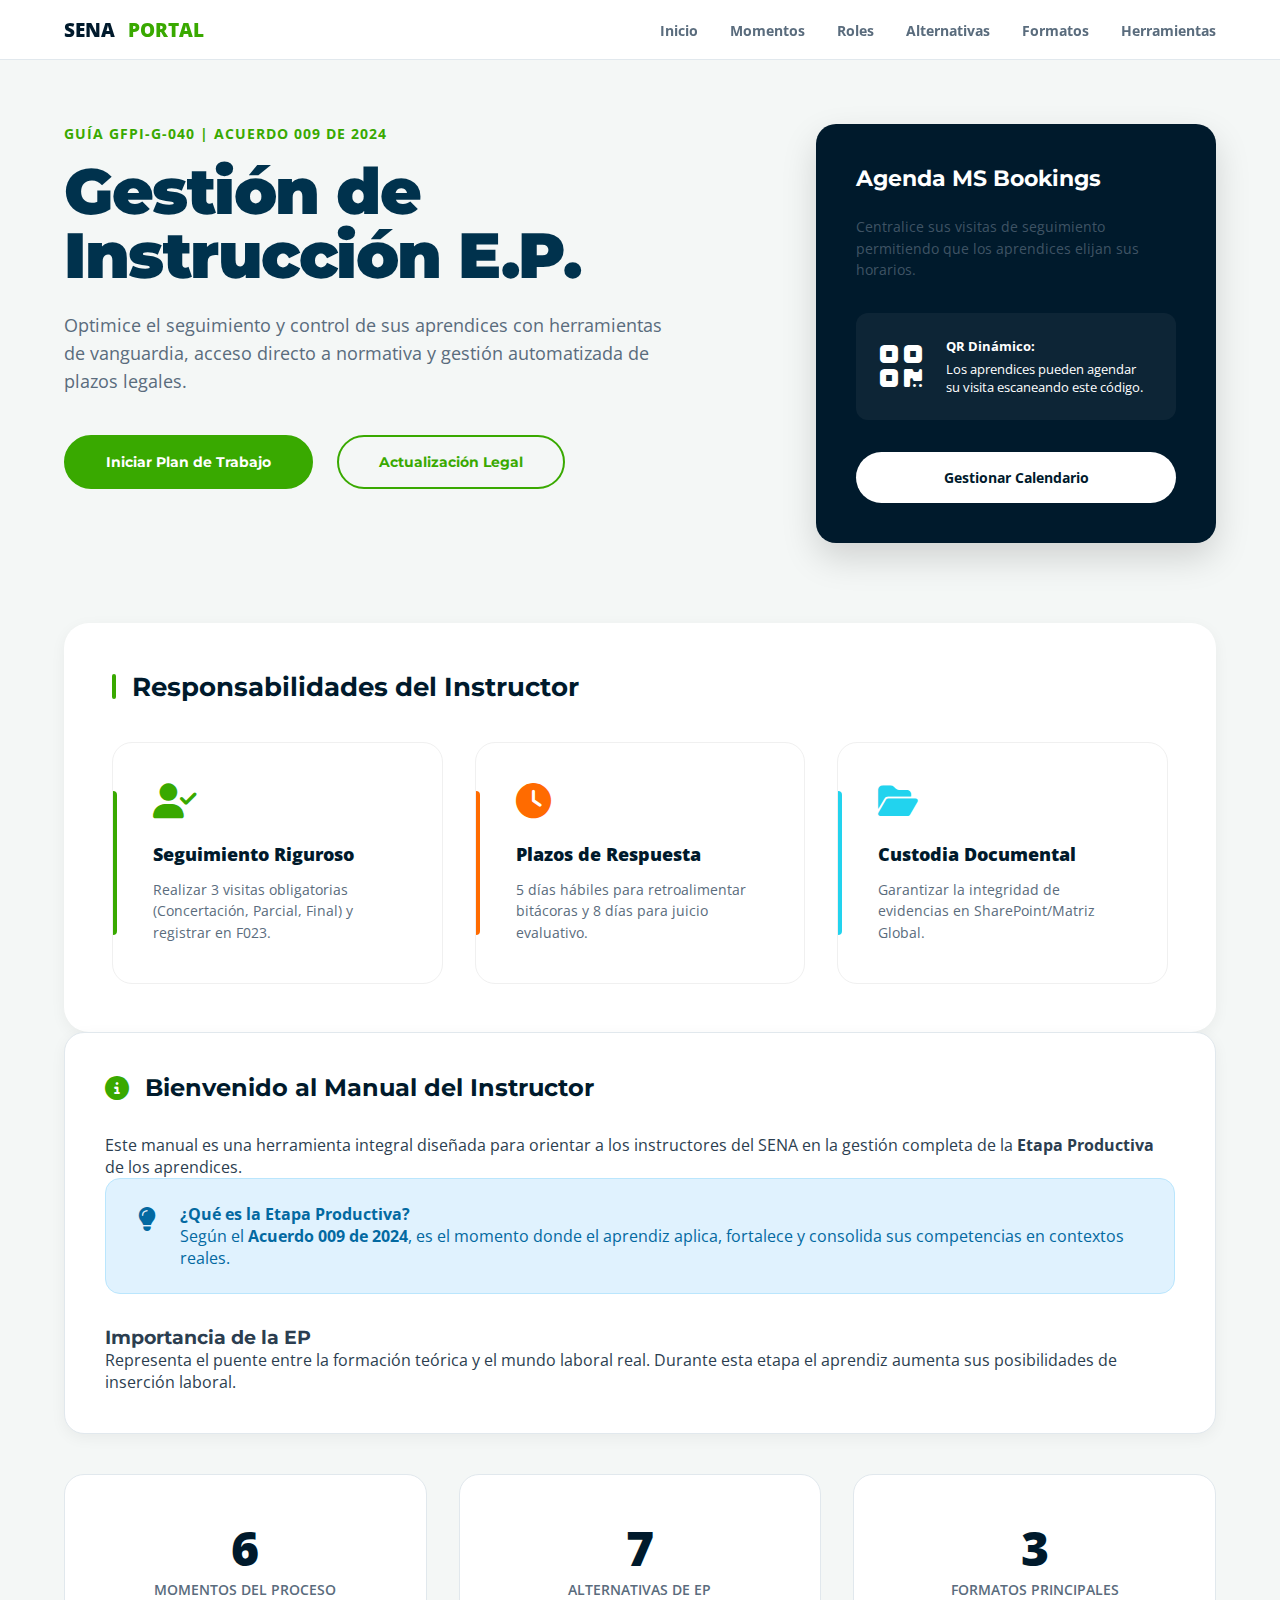
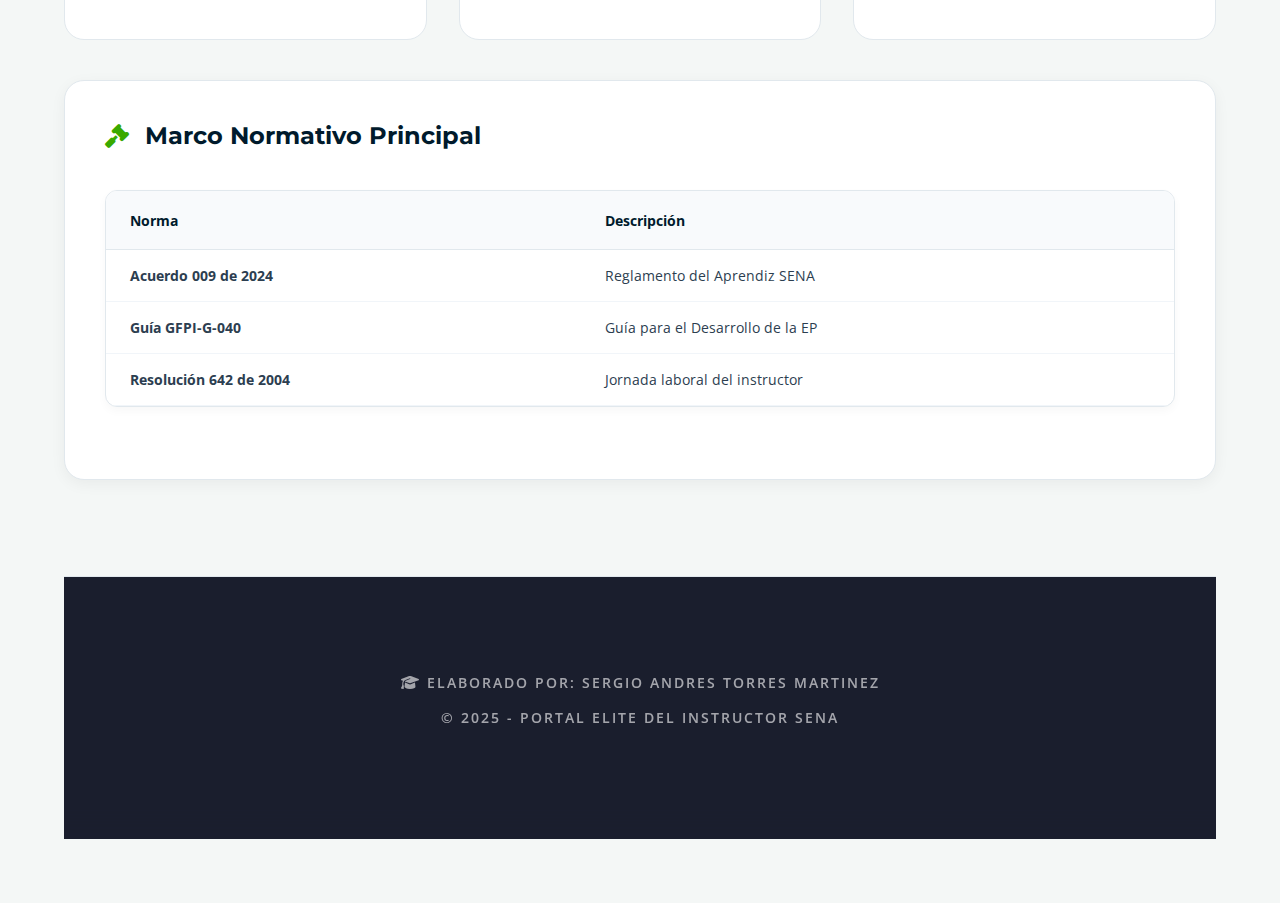
<file: index.html>
<!DOCTYPE html>
<html lang="es">

<head>
    <meta charset="UTF-8">
    <meta name="viewport" content="width=device-width, initial-scale=1.0">
    <title>SENA Portal Elite - Inicio</title>
    <meta name="description"
        content="Portal integral para instructores SENA. Gestión de Etapa Productiva, normativa y herramientas.">
    <meta name="keywords" content="SENA, Instructor, Etapa Productiva, Guía 040, Aprendiz">
    <link rel="icon" href="https://www.sena.edu.co/favicon.ico" type="image/x-icon">
    <link
        href="https://fonts.googleapis.com/css2?family=Montserrat:wght@400;700;900&family=Open+Sans:wght@400;600;700&display=swap"
        rel="stylesheet">
    <link rel="stylesheet" href="https://cdnjs.cloudflare.com/ajax/libs/font-awesome/6.4.0/css/all.min.css">
    <link rel="stylesheet" href="style_elite.css">
</head>

<body>
    <nav class="navbar">
        <a href="index.html" class="navbar-brand">SENA <span>PORTAL</span></a>
        <ul class="navbar-nav">
            <li><a href="index.html" class="navbar-link">Inicio</a></li>
            <li><a href="momentos.html" class="navbar-link">Momentos</a></li>
            <li><a href="roles.html" class="navbar-link">Roles</a></li>
            <li><a href="alternativas.html" class="navbar-link">Alternativas</a></li>
            <li><a href="formatos.html" class="navbar-link">Formatos</a></li>
            <li><a href="herramientas.html" class="navbar-link">Herramientas</a></li>
        </ul>
    </nav>

    <main class="main-wrapper">
        <header class="hero">
            <div class="hero-text">
                <div class="hero-meta">GUÍA GFPI-G-040 | ACUERDO 009 DE 2024</div>
                <h1>Gestión de Instrucción E.P.</h1>
                <p>Optimice el seguimiento y control de sus aprendices con herramientas de vanguardia, acceso directo a
                    normativa y gestión automatizada de plazos legales.</p>
                <div class="hero-actions">
                    <a href="momentos.html" class="btn-portal btn-fill">Iniciar Plan de Trabajo</a>
                    <a href="#normativa" class="btn-portal btn-outline">Actualización Legal</a>
                </div>
            </div>

            <div class="bookings-card">
                <h2>Agenda MS Bookings</h2>
                <p>Centralice sus visitas de seguimiento permitiendo que los aprendices elijan sus horarios.</p>
                <div class="qr-placeholder">
                    <i class="fas fa-qrcode"></i>
                    <div class="qr-text">
                        <strong>QR Dinámico:</strong>
                        Los aprendices pueden agendar su visita escaneando este código.
                    </div>
                </div>
                <a href="https://outlook.office.com/book/ReservasEtapaProductivaCSF@sena.edu.co/" target="_blank"
                    rel="noopener" class="btn-white">Gestionar
                    Calendario</a>
            </div>
        </header>

        <section class="dashboard-grid">
            <h3>Responsabilidades del Instructor</h3>
            <div class="elite-cards">
                <div class="elite-card green">
                    <i class="fas fa-user-check"></i>
                    <h4>Seguimiento Riguroso</h4>
                    <p>Realizar 3 visitas obligatorias (Concertación, Parcial, Final) y registrar en F023.</p>
                </div>
                <div class="elite-card orange">
                    <i class="fas fa-clock"></i>
                    <h4>Plazos de Respuesta</h4>
                    <p>5 días hábiles para retroalimentar bitácoras y 8 días para juicio evaluativo.</p>
                </div>
                <div class="elite-card blue">
                    <i class="fas fa-folder-open"></i>
                    <h4>Custodia Documental</h4>
                    <p>Garantizar la integridad de evidencias en SharePoint/Matriz Global.</p>
                </div>
            </div>
        </section>

        <div class="container" id="normativa">
            <section class="section active">
                <div class="card">
                    <h2><i class="fas fa-info-circle"></i> Bienvenido al Manual del Instructor</h2>
                    <p>Este manual es una herramienta integral diseñada para orientar a los instructores del SENA en la
                        gestión completa de la <strong>Etapa Productiva</strong> de los aprendices.</p>

                    <div class="info-box info">
                        <i class="fas fa-lightbulb"></i>
                        <div>
                            <strong>¿Qué es la Etapa Productiva?</strong>
                            <p>Según el <strong>Acuerdo 009 de 2024</strong>, es el momento donde el aprendiz aplica,
                                fortalece y consolida sus competencias en contextos reales.</p>
                        </div>
                    </div>

                    <h3>Importancia de la EP</h3>
                    <p>Representa el puente entre la formación teórica y el mundo laboral real. Durante esta etapa el
                        aprendiz aumenta sus posibilidades de inserción laboral.</p>
                </div>

                <div class="counter-box">
                    <div class="counter-item">
                        <div class="number">6</div>
                        <div class="label">Momentos del Proceso</div>
                    </div>
                    <div class="counter-item">
                        <div class="number">7</div>
                        <div class="label">Alternativas de EP</div>
                    </div>
                    <div class="counter-item">
                        <div class="number">3</div>
                        <div class="label">Formatos Principales</div>
                    </div>
                </div>

                <div class="card">
                    <h2><i class="fas fa-gavel"></i> Marco Normativo Principal</h2>
                    <div class="table-container">
                        <table>
                            <thead>
                                <tr>
                                    <th>Norma</th>
                                    <th>Descripción</th>
                                </tr>
                            </thead>
                            <tbody>
                                <tr>
                                    <td><strong>Acuerdo 009 de 2024</strong></td>
                                    <td>Reglamento del Aprendiz SENA</td>
                                </tr>
                                <tr>
                                    <td><strong>Guía GFPI-G-040</strong></td>
                                    <td>Guía para el Desarrollo de la EP</td>
                                </tr>
                                <tr>
                                    <td><strong>Resolución 642 de 2004</strong></td>
                                    <td>Jornada laboral del instructor</td>
                                </tr>
                            </tbody>
                        </table>
                    </div>
                </div>
            </section>
        </div>

        <footer class="footer">
            <p><i class="fas fa-graduation-cap"></i> Elaborado por: Sergio Andres Torres Martinez</p>
            <p>© 2025 - Portal Elite del Instructor SENA</p>
        </footer>
    </main>

    </div>

    <button id="btn-back-to-top" title="Volver arriba">
        <i class="fas fa-arrow-up"></i>
    </button>

    <script src="main_elite.js"></script>
</body>

</html>
</file>
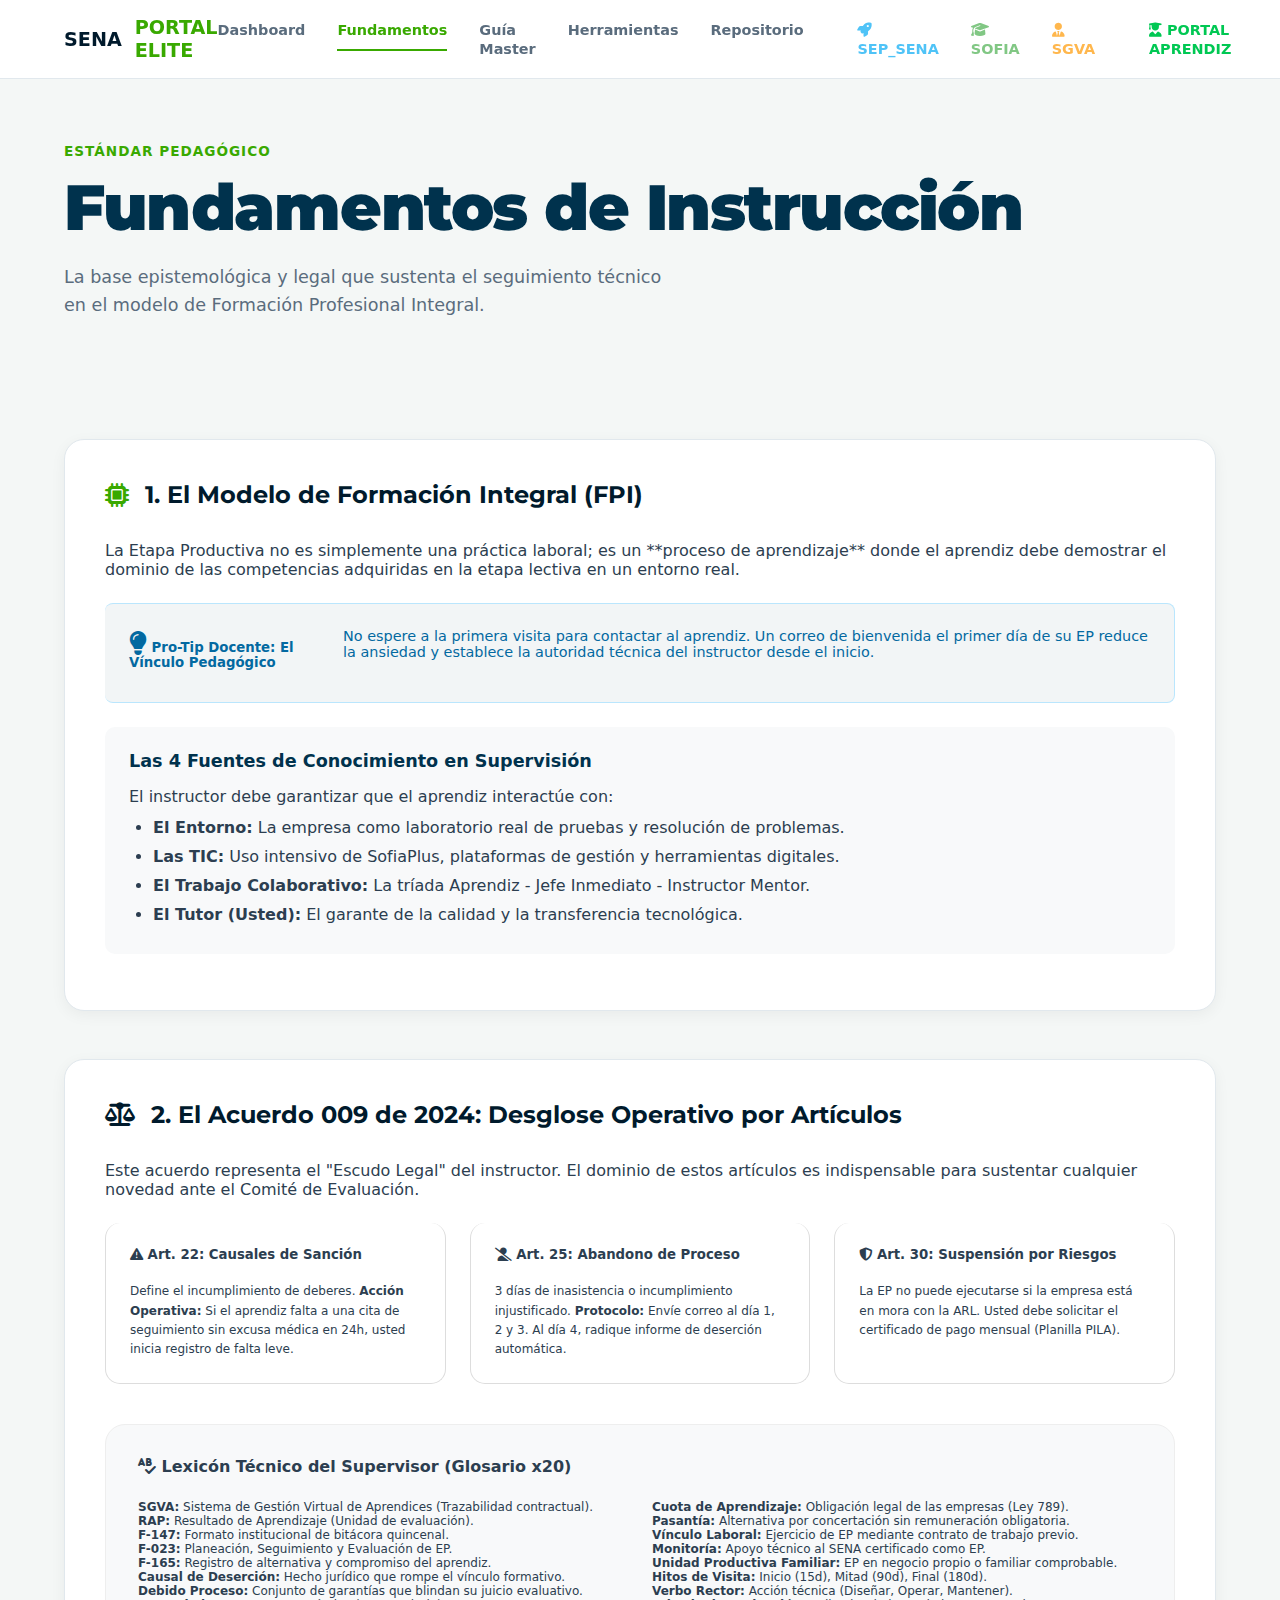
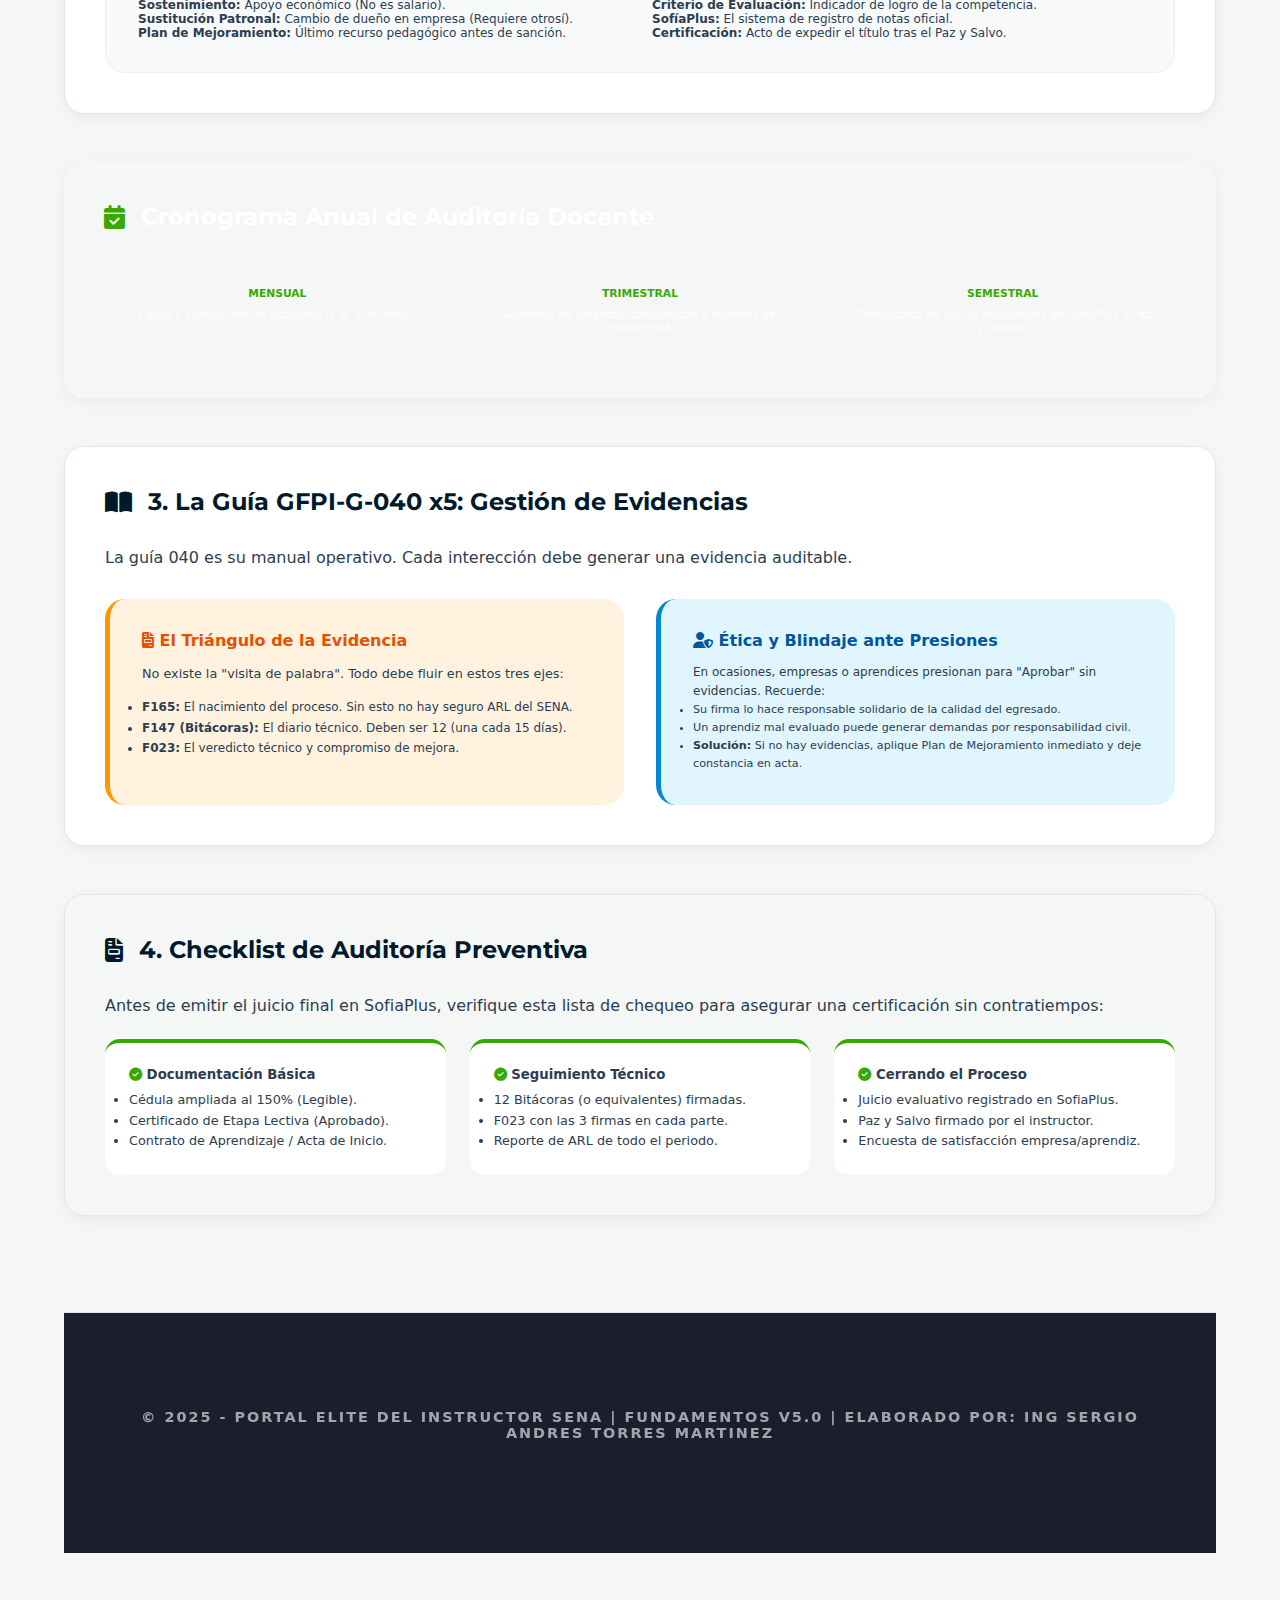
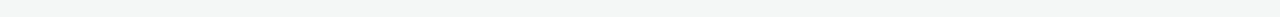
<file: fundamentos.html>
<!DOCTYPE html>
<html lang="es">

<head>
    <meta charset="UTF-8">
    <meta name="viewport" content="width=device-width, initial-scale=1.0">
    <title>SENA Portal Elite - Fundamentos de Instrucción</title>
    <meta name="description"
        content="Base conceptual, pedagógica y normativa para el seguimiento de la Etapa Productiva.">
    <link rel="icon" href="https://img.icons8.com/?size=48&id=P80zdAl7oXxp&format=png" type="image/png">
    <link
        href="https://fonts.googleapis.com/css2?family=Montserrat:wght@400;700;900&family=Inter:wght@400;600;700&display=swap"
        rel="stylesheet">
    <link rel="stylesheet" href="https://cdnjs.cloudflare.com/ajax/libs/font-awesome/6.4.0/css/all.min.css">
    <link rel="stylesheet" href="style_elite.css">
    <script>
        async function accessSEP(event) {
            event.preventDefault();
            const pass = prompt("Ingrese la contraseña de acceso a SEP_SENA:");
            if (!pass) return;

            const msgUint8 = new TextEncoder().encode(pass);
            const hashBuffer = await crypto.subtle.digest('SHA-256', msgUint8);
            const hashArray = Array.from(new Uint8Array(hashBuffer));
            const hashHex = hashArray.map(b => b.toString(16).padStart(2, '0')).join('');

            const targetHash = "377e720bd8ffc1bd9870c6ff0459ffcd1ba7306426460ded500359b493b57e9b";

            if (hashHex === targetHash) {
                window.open("https://sissenagit-ub43lappzgna58vrvklfj3k.streamlit.app/", "_blank");
            } else {
                alert("Contraseña incorrecta. Acceso denegado.");
            }
        }
    </script>
</head>

<body>
    <nav class="navbar">
        <a href="index.html" class="navbar-brand">SENA <span>PORTAL ELITE</span></a>
        <ul class="navbar-nav">
            <li><a href="index.html" class="navbar-link">Dashboard</a></li>
            <li><a href="fundamentos.html" class="navbar-link active">Fundamentos</a></li>
            <li><a href="guia_master.html" class="navbar-link">Guía Master</a></li>
            <li><a href="herramientas.html" class="navbar-link">Herramientas</a></li>
            <li><a href="formatos.html" class="navbar-link">Repositorio</a></li>
            <li style="border-left:1px solid rgba(255,255,255,0.2); padding-left:0.8rem; margin-left:0.5rem;"><a
                    href="#" onclick="accessSEP(event)" class="navbar-link" style="color:#4fc3f7;"><i
                        class="fas fa-rocket"></i> SEP_SENA</a></li>
            <li><a href="http://senasofiaplus.edu.co/sofia-public/" target="_blank" rel="noopener" class="navbar-link"
                    style="color:#81c784;"><i class="fas fa-graduation-cap"></i> SOFIA</a></li>
            <li><a href="https://caprendizaje.sena.edu.co/sgva/SGVA_Diseno/pag/login.aspx" target="_blank"
                    rel="noopener" class="navbar-link" style="color:#ffb74d;"><i class="fas fa-user-tie"></i> SGVA</a>
            </li>
            <li style="border-left:1px solid rgba(255,255,255,0.2); padding-left:0.8rem; margin-left:0.5rem;"><a
                    href="https://seantoma.github.io/manual-aprendiz-sena/index.html" target="_blank" rel="noopener"
                    class="navbar-link" style="color:#00C853;"><i class="fas fa-user-graduate"></i> PORTAL
                    APRENDIZ</a></li>
        </ul>
    </nav>

    <main class="main-wrapper">
        <header class="hero">
            <div class="hero-text">
                <div class="hero-meta">ESTÁNDAR PEDAGÓGICO</div>
                <h1>Fundamentos de Instrucción</h1>
                <p>La base epistemológica y legal que sustenta el seguimiento técnico en el modelo de Formación
                    Profesional Integral.</p>
            </div>
        </header>

        <section class="card">
            <h2><i class="fas fa-microchip" style="color:var(--sena-verde)"></i> 1. El Modelo de Formación Integral
                (FPI)</h2>
            <p>La Etapa Productiva no es simplemente una práctica laboral; es un **proceso de aprendizaje** donde el
                aprendiz debe demostrar el dominio de las competencias adquiridas en la etapa lectiva en un entorno
                real.</p>

            <div class="info-box info"
                style="margin: 1.5rem 0; border-left: 4px solid var(--sena-azul-navy); background: rgba(0,50,77,0.05); padding: 1.5rem; border-radius: 8px;">
                <h5 style="color: var(--sena-azul-navy); margin-bottom: 0.5rem;"><i class="fas fa-lightbulb"></i>
                    Pro-Tip Docente: El Vínculo Pedagógico</h5>
                <p style="font-size: 0.9rem;">No espere a la primera visita para contactar al aprendiz. Un correo de
                    bienvenida el primer día de su EP reduce la ansiedad y establece la autoridad técnica del instructor
                    desde el inicio.</p>
            </div>

            <div class="subsection">
                <h5>Las 4 Fuentes de Conocimiento en Supervisión</h5>
                <p>El instructor debe garantizar que el aprendiz interactúe con:</p>
                <ul style="padding-left: 1.5rem; margin-top: 0.5rem; line-height: 1.8;">
                    <li><strong>El Entorno:</strong> La empresa como laboratorio real de pruebas y resolución de
                        problemas.</li>
                    <li><strong>Las TIC:</strong> Uso intensivo de SofiaPlus, plataformas de gestión y herramientas
                        digitales.</li>
                    <li><strong>El Trabajo Colaborativo:</strong> La tríada Aprendiz - Jefe Inmediato - Instructor
                        Mentor.</li>
                    <li><strong>El Tutor (Usted):</strong> El garante de la calidad y la transferencia tecnológica.</li>
                </ul>
            </div>
        </section>

        <section class="card" style="margin-top:3rem;">
            <h2><i class="fas fa-balance-scale" style="color:var(--accent-amber)"></i> 2. El Acuerdo 009 de 2024:
                Desglose Operativo por Artículos</h2>
            <p>Este acuerdo representa el "Escudo Legal" del instructor. El dominio de estos artículos es indispensable
                para sustentar cualquier novedad ante el Comité de Evaluación.</p>

            <div
                style="display:grid; grid-template-columns: repeat(auto-fit, minmax(300px, 1fr)); gap:1.5rem; margin-top:1.5rem;">
                <div
                    style="border:1px solid #ddd; padding:1.5rem; border-radius:15px; background:white; border-top:3px solid var(--sena-azul-navy);">
                    <h5 style="color:var(--sena-azul-navy); padding-bottom:0.5rem;"><i
                            class="fas fa-exclamation-triangle"></i> Art. 22: Causales de Sanción</h5>
                    <p style="font-size:0.75rem; line-height:1.6; margin-top:0.8rem;">Define el incumplimiento de
                        deberes. <strong>Acción Operativa:</strong> Si el aprendiz falta a una cita de seguimiento sin
                        excusa médica en 24h, usted inicia registro de falta leve.</p>
                </div>
                <div
                    style="border:1px solid #ddd; padding:1.5rem; border-radius:15px; background:white; border-top:3px solid var(--sena-azul-navy);">
                    <h5 style="color:var(--sena-azul-navy); padding-bottom:0.5rem;"><i class="fas fa-user-slash"></i>
                        Art. 25: Abandono de Proceso</h5>
                    <p style="font-size:0.75rem; line-height:1.6; margin-top:0.8rem;">3 días de inasistencia o
                        incumplimiento injustificado. <strong>Protocolo:</strong> Envíe correo al día 1, 2 y 3. Al día
                        4, radique informe de deserción automática.</p>
                </div>
                <div
                    style="border:1px solid #ddd; padding:1.5rem; border-radius:15px; background:white; border-top:3px solid var(--sena-azul-navy);">
                    <h5 style="color:var(--sena-azul-navy); padding-bottom:0.5rem;"><i class="fas fa-shield-alt"></i>
                        Art. 30: Suspensión por Riesgos</h5>
                    <p style="font-size:0.75rem; line-height:1.6; margin-top:0.8rem;">La EP no puede ejecutarse si la
                        empresa está en mora con la ARL. Usted debe solicitar el certificado de pago mensual (Planilla
                        PILA).</p>
                </div>
            </div>

            <!-- LEXICÓN TÉCNICO (NUEVO - ALTA DENSIDAD) -->
            <div
                style="margin-top:2.5rem; padding:2rem; background:#f8f9fa; border-radius:20px; border:1px solid #eee;">
                <h4 style="color:var(--sena-azul-navy); margin-bottom:1.5rem;"><i class="fas fa-spell-check"></i>
                    Lexicón Técnico del Supervisor (Glosario x20)</h4>
                <div style="display:grid; grid-template-columns: 1fr 1fr; gap:1.5rem; font-size:0.75rem;">
                    <ul style="list-style:none; padding:0;">
                        <li><strong>SGVA:</strong> Sistema de Gestión Virtual de Aprendices (Trazabilidad contractual).
                        </li>
                        <li><strong>RAP:</strong> Resultado de Aprendizaje (Unidad de evaluación).</li>
                        <li><strong>F-147:</strong> Formato institucional de bitácora quincenal.</li>
                        <li><strong>F-023:</strong> Planeación, Seguimiento y Evaluación de EP.</li>
                        <li><strong>F-165:</strong> Registro de alternativa y compromiso del aprendiz.</li>
                        <li><strong>Causal de Deserción:</strong> Hecho jurídico que rompe el vínculo formativo.</li>
                        <li><strong>Debido Proceso:</strong> Conjunto de garantías que blindan su juicio evaluativo.
                        </li>
                        <li><strong>Sostenimiento:</strong> Apoyo económico (No es salario).</li>
                        <li><strong>Sustitución Patronal:</strong> Cambio de dueño en empresa (Requiere otrosí).</li>
                        <li><strong>Plan de Mejoramiento:</strong> Último recurso pedagógico antes de sanción.</li>
                    </ul>
                    <ul style="list-style:none; padding:0;">
                        <li><strong>Cuota de Aprendizaje:</strong> Obligación legal de las empresas (Ley 789).</li>
                        <li><strong>Pasantía:</strong> Alternativa por concertación sin remuneración obligatoria.</li>
                        <li><strong>Vínculo Laboral:</strong> Ejercicio de EP mediante contrato de trabajo previo.</li>
                        <li><strong>Monitoría:</strong> Apoyo técnico al SENA certificado como EP.</li>
                        <li><strong>Unidad Productiva Familiar:</strong> EP en negocio propio o familiar comprobable.
                        </li>
                        <li><strong>Hitos de Visita:</strong> Inicio (15d), Mitad (90d), Final (180d).</li>
                        <li><strong>Verbo Rector:</strong> Acción técnica (Diseñar, Operar, Mantener).</li>
                        <li><strong>Criterio de Evaluación:</strong> Indicador de logro de la competencia.</li>
                        <li><strong>SofíaPlus:</strong> El sistema de registro de notas oficial.</li>
                        <li><strong>Certificación:</strong> Acto de expedir el título tras el Paz y Salvo.</li>
                    </ul>
                </div>
            </div>
        </section>

        <!-- SECCIÓN: CALENDARIO DE CUMPLIMIENTO (NUEVO) -->
        <section class="card" style="margin-top:3rem; background: var(--sena-azul-navy); color:white; border:none;">
            <h2 style="color:white;"><i class="fas fa-calendar-check" style="color:var(--sena-verde)"></i> Cronograma
                Anual de Auditoría Docente</h2>
            <div
                style="display:grid; grid-template-columns: repeat(auto-fit, minmax(200px, 1fr)); gap:1rem; margin-top:2rem;">
                <div style="background:rgba(255,255,255,0.1); padding:1.5rem; border-radius:15px; text-align:center;">
                    <h6 style="color:var(--sena-verde); margin-bottom:0.5rem;">MENSUAL</h6>
                    <p style="font-size:0.7rem; color:rgba(255,255,255,0.8);">Carga y calificación de Bitácoras (1 al 5
                        del mes).</p>
                </div>
                <div style="background:rgba(255,255,255,0.1); padding:1.5rem; border-radius:15px; text-align:center;">
                    <h6 style="color:var(--sena-verde); margin-bottom:0.5rem;">TRIMESTRAL</h6>
                    <p style="font-size:0.7rem; color:rgba(255,255,255,0.8);">Auditoría de carpetas compartidas y
                        reportes de inasistencia.</p>
                </div>
                <div style="background:rgba(255,255,255,0.1); padding:1.5rem; border-radius:15px; text-align:center;">
                    <h6 style="color:var(--sena-verde); margin-bottom:0.5rem;">SEMESTRAL</h6>
                    <p style="font-size:0.7rem; color:rgba(255,255,255,0.8);">Consolidado de juicios evaluativos en
                        SofíaPlus y Paz y Salvos.</p>
                </div>
            </div>
        </section>

        <section class="card" style="margin-top:3rem;">
            <h2><i class="fas fa-book-open" style="color:var(--sena-azul-navy)"></i> 3. La Guía GFPI-G-040 x5: Gestión
                de Evidencias</h2>
            <p>La guía 040 es su manual operativo. Cada interección debe generar una evidencia auditable.</p>

            <div class="row" style="display:grid; grid-template-columns: 1fr 1fr; gap:2rem; margin-top:2rem;">
                <!-- Gestión de Formatos Críticos -->
                <div style="background:#fff3e0; padding:2rem; border-radius:20px; border-left:5px solid #ff9800;">
                    <h4 style="color:#e65100; font-size:1rem;"><i class="fas fa-file-invoice"></i> El Triángulo de la
                        Evidencia</h4>
                    <p style="font-size:0.8rem; margin:1rem 0;">No existe la "visita de palabra". Todo debe fluir en
                        estos tres ejes:</p>
                    <ul style="font-size:0.75rem; line-height:1.7;">
                        <li><strong>F165:</strong> El nacimiento del proceso. Sin esto no hay seguro ARL del SENA.</li>
                        <li><strong>F147 (Bitácoras):</strong> El diario técnico. Deben ser 12 (una cada 15 días).</li>
                        <li><strong>F023:</strong> El veredicto técnico y compromiso de mejora.</li>
                    </ul>
                </div>

                <!-- Blindaje Docente ante Presiones -->
                <div style="background:#e1f5fe; padding:2rem; border-radius:20px; border-left:5px solid #0288d1;">
                    <h4 style="color:#01579b; font-size:1rem;"><i class="fas fa-user-shield"></i> Ética y Blindaje ante
                        Presiones</h4>
                    <p style="font-size:0.75rem; line-height:1.6; margin-top:0.8rem;">En ocasiones, empresas o
                        aprendices presionan para "Aprobar" sin evidencias. Recuerde:</p>
                    <ul style="font-size:0.7rem; line-height:1.6;">
                        <li>Su firma lo hace responsable solidario de la calidad del egresado.</li>
                        <li>Un aprendiz mal evaluado puede generar demandas por responsabilidad civil.</li>
                        <li><strong>Solución:</strong> Si no hay evidencias, aplique Plan de Mejoramiento inmediato y
                            deje constancia en acta.</li>
                    </ul>
                </div>
            </div>
        </section>

        <section class="card" style="margin-top:3rem; background: var(--bg-global);">
            <h2><i class="fas fa-file-invoice" style="color:var(--sena-azul-navy)"></i> 4. Checklist de Auditoría
                Preventiva</h2>
            <p>Antes de emitir el juicio final en SofiaPlus, verifique esta lista de chequeo para asegurar una
                certificación sin contratiempos:</p>

            <div
                style="display:grid; grid-template-columns: repeat(auto-fit, minmax(300px, 1fr)); gap:1.5rem; margin-top:1.5rem;">
                <div class="audit-card"
                    style="background:white; padding:1.5rem; border-radius:15px; border-top:4px solid var(--sena-verde); box-shadow:var(--shadow-sm);">
                    <h5 style="color:var(--sena-azul-navy); font-weight:700;"><i class="fas fa-check-circle"
                            style="color:var(--sena-verde)"></i> Documentación Básica</h5>
                    <ul style="font-size:0.8rem; line-height:1.6; margin-top:0.5rem;">
                        <li>Cédula ampliada al 150% (Legible).</li>
                        <li>Certificado de Etapa Lectiva (Aprobado).</li>
                        <li>Contrato de Aprendizaje / Acta de Inicio.</li>
                    </ul>
                </div>
                <div class="audit-card"
                    style="background:white; padding:1.5rem; border-radius:15px; border-top:4px solid var(--sena-verde); box-shadow:var(--shadow-sm);">
                    <h5 style="color:var(--sena-azul-navy); font-weight:700;"><i class="fas fa-check-circle"
                            style="color:var(--sena-verde)"></i> Seguimiento Técnico</h5>
                    <ul style="font-size:0.8rem; line-height:1.6; margin-top:0.5rem;">
                        <li>12 Bitácoras (o equivalentes) firmadas.</li>
                        <li>F023 con las 3 firmas en cada parte.</li>
                        <li>Reporte de ARL de todo el periodo.</li>
                    </ul>
                </div>
                <div class="audit-card"
                    style="background:white; padding:1.5rem; border-radius:15px; border-top:4px solid var(--sena-verde); box-shadow:var(--shadow-sm);">
                    <h5 style="color:var(--sena-azul-navy); font-weight:700;"><i class="fas fa-check-circle"
                            style="color:var(--sena-verde)"></i> Cerrando el Proceso</h5>
                    <ul style="font-size:0.8rem; line-height:1.6; margin-top:0.5rem;">
                        <li>Juicio evaluativo registrado en SofiaPlus.</li>
                        <li>Paz y Salvo firmado por el instructor.</li>
                        <li>Encuesta de satisfacción empresa/aprendiz.</li>
                    </ul>
                </div>
            </div>
        </section>

        <footer class="footer">
            <p>© 2025 - Portal Elite del Instructor SENA | Fundamentos v5.0 | Elaborado por: Ing Sergio Andres Torres
                Martinez</p>
        </footer>
        <script src="main_elite.js"></script>
</body>

</html>
</file>
<file: style_elite.css>
:root {
    /* SENA Dashboard Elite Palette */
    --sena-verde: #39A900;
    --sena-verde-claro: #4ade80;
    --sena-azul-midnight: #001a2c;
    --sena-azul-deep: #00324D;
    --bg-global: #f4f7f6;
    --bg-sidebar: #ffffff;
    --bg-card: #ffffff;

    /* UI Tokens */
    --text-main: #2c3e50;
    --text-muted: #5a6c7d;
    --border-color: #e1e8ed;
    --shadow-soft: 0 4px 15px rgba(0, 0, 0, 0.05);
    --transition-btn: all 0.3s cubic-bezier(0.4, 0, 0.2, 1);
}

* {
    margin: 0;
    padding: 0;
    box-sizing: border-box;
}

body {
    font-family: 'Open Sans', system-ui, -apple-system, sans-serif;
    background: var(--bg-global);
    color: var(--text-main);
    display: flex;
    flex-direction: column;
    min-height: 100vh;
    -webkit-font-smoothing: antialiased;
}

/* Search and Theme Toggle (Hidden in Dashboard Elite Redesign) */
.top-controls {
    display: none;
}

.search-container {
    position: relative;
    display: flex;
    align-items: center;
}

.search-input {
    padding: 0.6rem 1rem 0.6rem 2.5rem;
    border-radius: 20px;
    border: 1px solid rgba(255, 255, 255, 0.3);
    background: rgba(255, 255, 255, 0.1);
    color: white;
    outline: none;
    width: 200px;
    transition: all 0.3s ease;
}

.search-input:focus {
    width: 300px;
    background: rgba(255, 255, 255, 0.2);
    border-color: white;
}

.search-input::placeholder {
    color: rgba(255, 255, 255, 0.7);
}

.search-icon {
    position: absolute;
    left: 1rem;
    color: rgba(255, 255, 255, 0.7);
}

.theme-toggle {
    background: rgba(255, 255, 255, 0.1);
    border: 1px solid rgba(255, 255, 255, 0.3);
    color: white;
    width: 40px;
    height: 40px;
    border-radius: 50%;
    cursor: pointer;
    display: flex;
    align-items: center;
    justify-content: center;
    transition: all 0.3s ease;
}

.theme-toggle:hover {
    background: rgba(255, 255, 255, 0.2);
    transform: scale(1.1);
}

/* Navbar Layout */
.navbar {
    position: sticky;
    top: 0;
    width: 100%;
    background: rgba(255, 255, 255, 0.95);
    backdrop-filter: blur(10px);
    border-bottom: 1px solid var(--border-color);
    z-index: 1100;
    padding: 1rem 4rem;
    display: flex;
    justify-content: space-between;
    align-items: center;
}

.navbar-brand {
    font-weight: 800;
    color: var(--sena-azul-midnight);
    font-size: 1.2rem;
    text-decoration: none;
    display: flex;
    align-items: center;
    gap: 0.8rem;
}

.navbar-brand span {
    color: var(--sena-verde);
}

.navbar-nav {
    display: flex;
    gap: 2rem;
    list-style: none;
}

.navbar-link {
    text-decoration: none;
    color: var(--text-muted);
    font-weight: 700;
    font-size: 0.9rem;
    transition: var(--transition-btn);
    padding: 0.5rem 0;
    position: relative;
}

.navbar-link:hover,
.navbar-link.active {
    color: var(--sena-verde);
}

.navbar-link::after {
    content: '';
    position: absolute;
    bottom: -5px;
    left: 0;
    width: 0;
    height: 2px;
    background: var(--sena-verde);
    transition: var(--transition-btn);
}

.navbar-link:hover::after,
.navbar-link.active::after {
    width: 100%;
}

/* Main Content */
.main-wrapper {
    width: 100%;
    padding: 4rem;
    max-width: 1400px;
    margin: 0 auto;
}

/* Modern Typography Overlay */
h1, h2, h3 {
    font-family: 'Montserrat', sans-serif;
}

/* Custom Header (Dashboard Style) */
.hero {
    display: flex;
    justify-content: space-between;
    align-items: flex-start;
    gap: 4rem;
    margin-bottom: 5rem;
}

.hero-text {
    flex: 1;
}

.hero-meta {
    font-size: 0.85rem;
    font-weight: 700;
    color: var(--sena-verde);
    text-transform: uppercase;
    letter-spacing: 1px;
    margin-bottom: 1rem;
}

.hero h1 {
    font-size: 4rem;
    font-weight: 900;
    color: var(--sena-azul-deep);
    line-height: 1;
    margin-bottom: 1.5rem;
    letter-spacing: -1.5px;
}

.hero p {
    font-size: 1.1rem;
    color: var(--text-muted);
    max-width: 600px;
    line-height: 1.6;
    margin-bottom: 2.5rem;
}

/* Hero Buttons */
.hero-actions {
    display: flex;
    gap: 1.5rem;
}

.btn-portal {
    padding: 1rem 2.5rem;
    border-radius: 50px;
    font-weight: 700;
    font-size: 0.9rem;
    text-decoration: none;
    transition: var(--transition-btn);
    font-family: 'Montserrat', sans-serif;
}

.btn-fill {
    background: var(--sena-verde);
    color: white;
    border: 2px solid var(--sena-verde);
}

.btn-fill:hover {
    transform: translateY(-3px);
    box-shadow: 0 10px 20px rgba(57, 169, 0, 0.2);
}

.btn-outline {
    border: 2px solid var(--sena-verde);
    color: var(--sena-verde);
}

.btn-outline:hover {
    background: var(--sena-verde);
    color: white;
    transform: translateY(-3px);
}

@keyframes slideUp {
    from { transform: translateY(50px); opacity: 0; }
    to { transform: translateY(0); opacity: 1; }
}

@keyframes fadeIn {
    to { opacity: 1; }
}

.header .version {
    display: inline-block;
    background: rgba(255, 255, 255, 0.2);
    padding: 0.4rem 1.2rem;
    border-radius: 20px;
    font-size: 0.9rem;
    margin-top: 1rem;
}

/* MS Bookings Card */
.bookings-card {
    width: 400px;
    background: var(--sena-azul-midnight);
    border-radius: 20px;
    padding: 2.5rem;
    color: white;
    box-shadow: 0 15px 35px rgba(0, 0, 0, 0.15);
}

.bookings-card h2 {
    font-size: 1.4rem;
    margin-bottom: 1.5rem;
    font-weight: 700;
}

.bookings-card p {
    font-size: 0.9rem;
    opacity: 0.7;
    margin-bottom: 2rem;
    line-height: 1.5;
}

.qr-placeholder {
    background: rgba(255, 255, 255, 0.05);
    border-radius: 12px;
    padding: 1.5rem;
    display: flex;
    align-items: center;
    gap: 1.5rem;
    margin-bottom: 2rem;
}

.qr-placeholder i {
    font-size: 3rem;
}

.qr-text {
    font-size: 0.8rem;
}

.qr-text strong {
    display: block;
    margin-bottom: 0.3rem;
    color: white;
}

.btn-white {
    display: block;
    width: 100%;
    background: white;
    color: var(--sena-azul-midnight);
    text-align: center;
    padding: 1rem;
    border-radius: 50px;
    font-weight: 700;
    text-decoration: none;
    font-size: 0.9rem;
    transition: var(--transition-btn);
}

/* Dashboard Grid & Elite Cards */
.dashboard-grid {
    background: white;
    border-radius: 25px;
    padding: 3rem;
    box-shadow: var(--shadow-soft);
    margin-top: 2rem;
}

.dashboard-grid h3 {
    color: var(--sena-azul-midnight);
    font-size: 1.6rem;
    margin-bottom: 2.5rem;
    display: flex;
    align-items: center;
    gap: 1rem;
}

.dashboard-grid h3::before {
    content: '';
    width: 4px;
    height: 25px;
    background: var(--sena-verde);
    border-radius: 10px;
}

.elite-cards {
    display: grid;
    grid-template-columns: repeat(3, 1fr);
    gap: 2rem;
}

.elite-card {
    background: #fff;
    padding: 2.5rem;
    border-radius: 20px;
    border: 1px solid #f0f0f0;
    transition: var(--transition-btn);
    position: relative;
    overflow: hidden;
}

.elite-card:hover {
    transform: translateY(-8px);
    box-shadow: 0 15px 30px rgba(0, 0, 0, 0.08);
}

.elite-card::after {
    content: '';
    position: absolute;
    left: 0;
    top: 20%;
    bottom: 20%;
    width: 4px;
    border-radius: 0 4px 4px 0;
}

.elite-card.green::after { background: var(--sena-verde); }
.elite-card.orange::after { background: #FF6B00; }
.elite-card.blue::after { background: #22d3ee; }

.elite-card i {
    font-size: 2.2rem;
    margin-bottom: 1.5rem;
    display: block;
}

.elite-card.green i { color: var(--sena-verde); }
.elite-card.orange i { color: #FF6B00; }
.elite-card.blue i { color: #22d3ee; }

.elite-card h4 {
    color: var(--sena-azul-midnight);
    font-size: 1.1rem;
    margin-bottom: 0.8rem;
    font-weight: 800;
}

.elite-card p {
    color: var(--text-muted);
    font-size: 0.9rem;
    line-height: 1.5;
}

/* Notification Toast */
.toast-notification {
    position: fixed;
    bottom: 30px;
    right: 30px;
    background: white;
    border-radius: 15px;
    padding: 1.5rem;
    display: flex;
    align-items: center;
    gap: 1.5rem;
    box-shadow: 0 10px 40px rgba(0, 0, 0, 0.15);
    border-left: 5px solid #FF6B00;
    z-index: 2000;
    max-width: 350px;
    animation: slideInRight 0.5s ease-out;
}

.toast-icon {
    width: 50px;
    height: 50px;
    background: #FF6B00;
    border-radius: 12px;
    display: flex;
    align-items: center;
    justify-content: center;
    color: white;
    font-size: 1.5rem;
}

.toast-content h5 {
    color: var(--sena-azul-midnight);
    margin-bottom: 0.3rem;
    font-weight: 800;
}

.toast-content p {
    font-size: 0.85rem;
    color: var(--text-muted);
    margin-bottom: 0.8rem;
}

.btn-mini {
    padding: 0.4rem 1.2rem;
    background: var(--sena-verde);
    color: white;
    border-radius: 50px;
    font-size: 0.75rem;
    text-decoration: none;
    font-weight: 700;
}

@keyframes slideInRight {
    from { transform: translateX(100%); opacity: 0; }
    to { transform: translateX(0); opacity: 1; }
}

/* Elite Accordion */
.accordion {
    margin-bottom: 1rem;
    border-radius: 12px;
    overflow: hidden;
    border: 1px solid var(--border-color);
    background: #fdfdfd;
}

.accordion-header {
    padding: 1.2rem 2rem;
    background: #fff;
    cursor: pointer;
    display: flex;
    justify-content: space-between;
    align-items: center;
    font-weight: 700;
    color: var(--sena-azul-midnight);
    transition: var(--transition-btn);
}

.accordion-header:hover {
    background: #f8fbf9;
    color: var(--sena-verde);
}

.accordion-header i {
    transition: transform 0.3s ease;
    color: var(--sena-verde);
}

.accordion-header.active i { transform: rotate(180deg); }

.accordion-content {
    max-height: 0;
    overflow: hidden;
    transition: all 0.3s ease-out;
    background: #fff;
}

.accordion-content.show {
    max-height: 2000px;
    padding: 2rem;
}

/* Elite Checklist */
.checklist li {
    padding: 1.2rem 1.8rem;
    margin-bottom: 1rem;
    background: #ffffff;
    border-radius: 12px;
    display: flex;
    align-items: center;
    gap: 1.2rem;
    cursor: pointer;
    transition: var(--transition-btn);
    border: 1px solid var(--border-color);
    font-weight: 600;
    color: var(--text-main);
}

.checklist li:hover {
    border-color: var(--sena-verde);
    transform: translateX(5px);
    background: #f8fbf9;
}

.checklist li.checked {
    background: #f0fdf4;
    border-color: var(--sena-verde);
    color: var(--sena-verde);
}

.checklist li i {
    color: var(--sena-verde);
    font-size: 1.3rem;
}

/* Neo-Timeline */
.timeline {
    position: relative;
    padding-left: 4rem;
}

.timeline::before {
    content: '';
    position: absolute;
    left: 1.2rem;
    top: 0;
    bottom: 0;
    width: 2px;
    background: linear-gradient(180deg, var(--sena-verde), transparent);
    box-shadow: 0 0 10px var(--sena-verde);
}

.timeline-item {
    position: relative;
    margin-bottom: 3.5rem;
    background: rgba(255, 255, 255, 0.03);
    backdrop-filter: blur(10px);
    padding: 2.5rem;
    border-radius: 15px;
    border: 1px solid var(--border-color);
    transition: var(--transition-btn);
}

.timeline-item::before {
    content: '';
    position: absolute;
    left: -3.3rem;
    top: 2.5rem;
    width: 20px;
    height: 20px;
    background: var(--sena-azul-deep);
    border-radius: 50%;
    border: 2px solid var(--sena-verde);
    box-shadow: 0 0 15px var(--sena-verde);
    z-index: 2;
}

.timeline-badge {
    display: inline-block;
    padding: 0.4rem 1.2rem;
    border-radius: 20px;
    font-size: 0.8rem;
    font-weight: 700;
    color: white;
    margin-bottom: 0.8rem;
}

.badge-m1 { background: #FF6B00; }
.badge-m2 { background: #39A900; }
.badge-m3 { background: #00324D; }
.badge-m4 { background: #9C27B0; }
.badge-m5 { background: #E91E63; }
.badge-m6 { background: #DC3545; }

/* Elite Calculator */
.calculator {
    background: white;
    padding: 2.5rem;
    border-radius: 20px;
    margin-bottom: 2rem;
    border: 1px solid var(--border-color);
    box-shadow: var(--shadow-soft);
}

.calculator h3 {
    color: var(--sena-azul-midnight);
    margin-bottom: 2rem;
    font-weight: 800;
}

.calc-input label {
    font-weight: 700;
    color: var(--text-muted);
    margin-bottom: 0.5rem;
    display: block;
}

.calc-input input, .calc-input select {
    padding: 1rem;
    background: #f8fafc;
    border: 1px solid var(--border-color);
    border-radius: 8px;
    color: var(--text-main);
    width: 100%;
}

.calc-result {
    background: #f0fdf4;
    padding: 2rem;
    border-radius: 12px;
    text-align: center;
    border: 1px solid #bbf7d0;
    margin-top: 2rem;
}

.calc-result .number {
    font-size: 3.5rem;
    font-weight: 800;
    color: var(--sena-verde);
}

/* Elite Info Boxes */
.info-box {
    padding: 1.5rem 2rem;
    border-radius: 15px;
    margin-bottom: 2rem;
    display: flex;
    gap: 1.5rem;
    align-items: flex-start;
    border: 1px solid var(--border-color);
    background: #fff;
}

.info-box i { font-size: 1.5rem; margin-top: 0.2rem; }

.info-box.info { background: #e0f2fe; color: #0369a1; border-color: #bae6fd; }
.info-box.warning { background: #fef3c7; color: #92400e; border-color: #fde68a; }
.info-box.success { background: #dcfce7; color: #166534; border-color: #bbf7d0; }
.info-box.danger { background: #fee2e2; color: #991b1b; border-color: #fecaca; }

/* Elite Tables */
.table-container {
    overflow: hidden;
    margin: 2.5rem 0;
    border-radius: 15px;
    border: 1px solid var(--border-color);
    background: white;
    box-shadow: 0 4px 10px rgba(0, 0, 0, 0.03);
}

table {
    width: 100%;
    border-collapse: collapse;
}

th {
    background: #f8fafc;
    color: var(--sena-azul-midnight);
    padding: 1.2rem 1.5rem;
    text-align: left;
    font-weight: 700;
    font-size: 0.85rem;
    border-bottom: 1px solid var(--border-color);
}

td {
    padding: 1rem 1.5rem;
    border-bottom: 1px solid #f1f5f9;
    color: var(--text-main);
    font-size: 0.9rem;
}

tr:hover { background: #f8faf9; }

/* Elite Buttons */
.btn {
    display: inline-flex;
    align-items: center;
    justify-content: center;
    gap: 0.8rem;
    padding: 0.8rem 2rem;
    border-radius: 50px;
    font-weight: 700;
    cursor: pointer;
    transition: var(--transition-btn);
    text-decoration: none;
    font-family: 'Montserrat', sans-serif;
    font-size: 0.85rem;
    border: none;
}

.btn-primary { background: var(--sena-verde); color: white; }
.btn-primary:hover { transform: translateY(-2px); box-shadow: 0 5px 15px rgba(57, 169, 0, 0.2); }
.btn-secondary { background: var(--sena-azul-deep); color: white; }
.btn-secondary:hover { transform: translateY(-2px); box-shadow: 0 5px 15px rgba(0, 50, 77, 0.2); }

/* Elite Roles */
.roles-grid {
    display: grid;
    grid-template-columns: repeat(auto-fit, minmax(300px, 1fr));
    gap: 2rem;
    margin: 2.5rem 0;
}

.role-card {
    background: white;
    border-radius: 20px;
    padding: 2.5rem;
    border: 1px solid var(--border-color);
    transition: var(--transition-btn);
}

.role-card:hover { transform: translateY(-8px); box-shadow: var(--shadow-soft); }
.role-card h4 { font-size: 1.3rem; margin-bottom: 1.5rem; font-weight: 800; }
.role-card.instructor h4 { color: var(--sena-verde); }
.role-card.aprendiz h4 { color: #FF6B00; }
.role-card.coordinacion h4 { color: #00324D; }

/* Elite Formatos */
.formato-item {
    background: white;
    border-radius: 12px;
    padding: 1.2rem 2rem;
    margin-bottom: 1rem;
    display: flex;
    justify-content: space-between;
    align-items: center;
    border: 1px solid var(--border-color);
    transition: var(--transition-btn);
}

.formato-item:hover { border-color: var(--sena-verde); transform: translateX(10px); background: #f8faf9; }
.formato-item .codigo { font-weight: 800; color: var(--sena-verde); font-size: 1.1rem; }

/* Neo-Footer */
.footer {
    background: rgba(2, 6, 23, 0.9);
    backdrop-filter: blur(20px);
    color: white;
    text-align: center;
    padding: 6rem 2.5rem;
    margin-top: 6rem;
    border-top: 1px solid var(--border-color);
}

.footer p { opacity: 0.6; font-size: 0.9rem; margin-bottom: 1rem; letter-spacing: 2px; text-transform: uppercase; font-weight: 600; }

/* Responsive */
@media (max-width: 768px) {
    .navbar { padding: 1rem 2rem; flex-direction: column; gap: 1rem; }
    .navbar-nav { gap: 1.5rem; flex-wrap: wrap; justify-content: center; }
    .hero { flex-direction: column; text-align: center; }
    .hero h1 { font-size: 2.5rem; }
    .hero p { margin: 0 auto 2rem; }
    .hero-actions { justify-content: center; }
    .bookings-card { width: 100%; }
    .elite-cards { grid-template-columns: 1fr; }
    .main-wrapper { padding: 2rem; }
}

/* Print styles */
@media print {
    .navbar, .btn, .toast-notification { display: none !important; }
    .section { display: block !important; page-break-inside: avoid; }
    .card { break-inside: avoid; box-shadow: none; border: 1px solid #ddd; }
}

/* Badge Normativo */
.badge-norma {
    display: inline-block;
    background: var(--sena-azul-midnight);
    color: white;
    padding: 0.3rem 0.8rem;
    border-radius: 4px;
    font-size: 0.75rem;
    font-weight: 600;
    margin-left: 0.5rem;
}

/* Highlight */
.highlight {
    background: linear-gradient(120deg, #fff59d 0%, #fff59d 100%);
    background-repeat: no-repeat;
    background-size: 100% 40%;
    background-position: 0 88%;
    padding: 0 4px;
}

/* Elite Counters */
.counter-box {
    display: grid;
    grid-template-columns: repeat(auto-fit, minmax(200px, 1fr));
    gap: 2rem;
    margin: 2.5rem 0;
}

.counter-item {
    background: white;
    padding: 2.5rem;
    border-radius: 20px;
    text-align: center;
    border: 1px solid var(--border-color);
    transition: var(--transition-btn);
}

.counter-item:hover { transform: translateY(-8px); box-shadow: var(--shadow-soft); }
.counter-item .number { font-size: 3rem; font-weight: 800; color: var(--sena-azul-midnight); display: block; }
.counter-item .label { font-size: 0.85rem; color: var(--text-muted); font-weight: 600; text-transform: uppercase; }

/* Elite Steps */
.step {
    display: flex;
    gap: 1.5rem;
    margin-bottom: 1.5rem;
    padding: 1.5rem;
    background: white;
    border-radius: 12px;
    border: 1px solid var(--border-color);
    transition: var(--transition-btn);
}

.step:hover { transform: translateX(10px); border-color: var(--sena-verde); }
.step-number {
    width: 40px; height: 40px; background: var(--sena-verde); color: white;
    border-radius: 50%; display: flex; align-items: center; justify-content: center;
    font-weight: 800; flex-shrink: 0;
}

.step-content h4 { color: var(--sena-azul-midnight); margin-bottom: 0.5rem; font-weight: 700; }

/* Definition list */
.def-list dt { font-weight: 700; color: var(--sena-verde); margin-top: 1.5rem; margin-bottom: 0.5rem; }
.def-list dd { margin-left: 0; padding-left: 1.5rem; border-left: 3px solid var(--sena-verde); margin-bottom: 1rem; }

/* Two column */
.two-col { display: grid; grid-template-columns: repeat(auto-fit, minmax(300px, 1fr)); gap: 2rem; }

/* Subsection */
.subsection { background: #f8f9fa; padding: 1.5rem; border-radius: 10px; margin: 1rem 0; }
.subsection h5 { color: var(--sena-azul-deep); margin-bottom: 1rem; font-size: 1.1rem; }

/* Card base */
.card {
    background: white;
    border-radius: 20px;
    padding: 2.5rem;
    margin-bottom: 2rem;
    box-shadow: var(--shadow-soft);
    border: 1px solid var(--border-color);
}

.card h2 {
    color: var(--sena-azul-midnight);
    margin-bottom: 2rem;
    display: flex;
    align-items: center;
    gap: 1rem;
}

.card h2 i { color: var(--sena-verde); }
/* Scroll to Top Button */
#btn-back-to-top {
    position: fixed;
    bottom: 30px;
    left: 30px;
    display: none;
    width: 50px;
    height: 50px;
    border-radius: 50%;
    background: var(--sena-verde);
    color: white;
    border: none;
    cursor: pointer;
    box-shadow: 0 4px 15px rgba(0, 0, 0, 0.2);
    z-index: 10001;
    transition: all 0.3s cubic-bezier(0.4, 0, 0.2, 1);
    align-items: center;
    justify-content: center;
    font-size: 1.2rem;
}

#btn-back-to-top:hover {
    transform: translateY(-5px) scale(1.1);
    background: var(--sena-azul-midnight);
    box-shadow: 0 8px 25px rgba(57, 169, 0, 0.3);
}

/* Responsive Table Container */
.table-container {
    width: 100%;
    overflow-x: auto;
    -webkit-overflow-scrolling: touch;
    margin-bottom: 2rem;
    border-radius: 12px;
    border: 1px solid var(--border-color);
}

.table-container table {
    min-width: 600px; /* Asegura que la tabla no se colapse demasiado en móvil */
}
</file>
